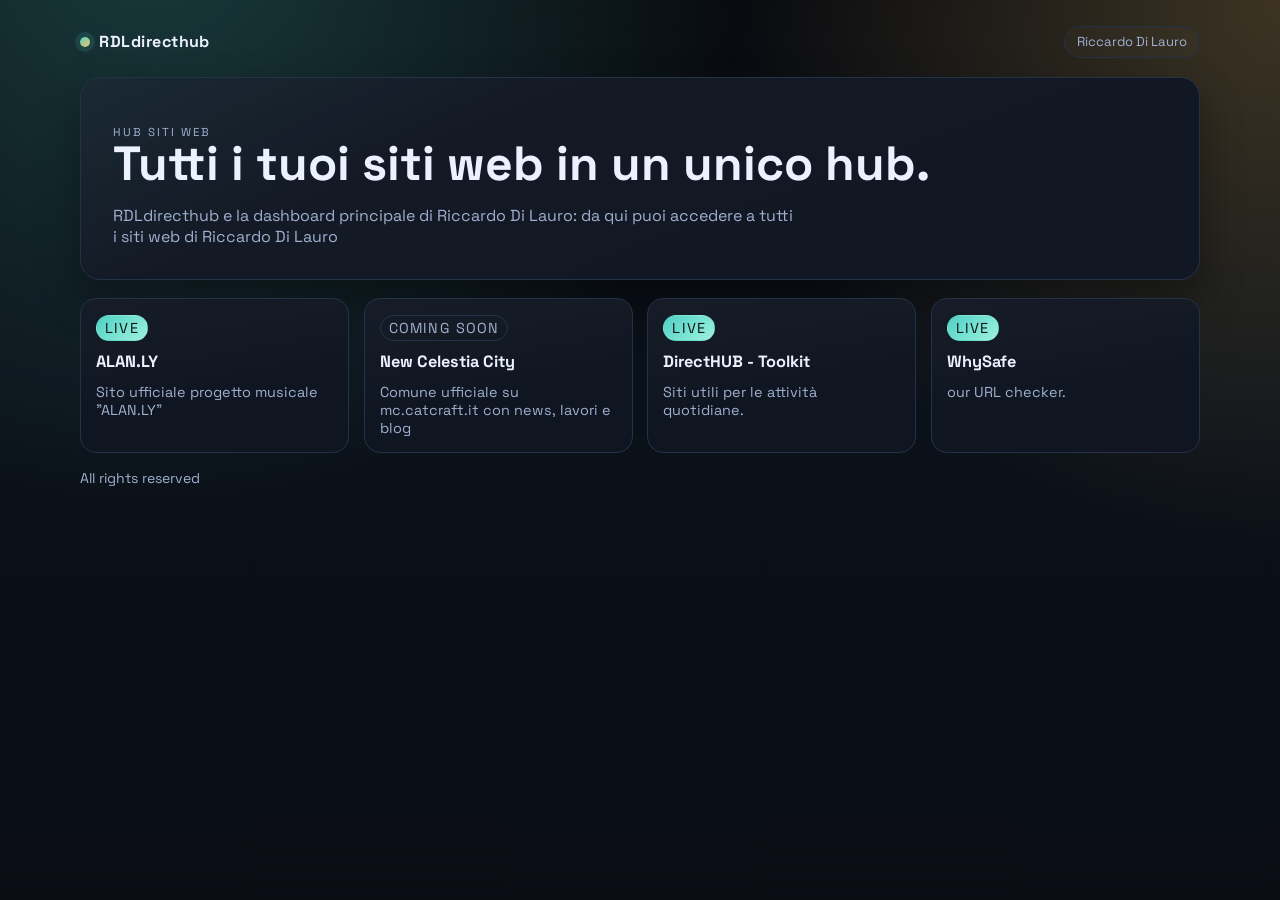
<file: index.html>
<!doctype html>
<html lang="it">
  <head>
    <meta charset="UTF-8" />
    <meta name="viewport" content="width=device-width, initial-scale=1.0" />
    <title>RDLdirecthub | Riccardo Di Lauro</title>
    <meta name="description" content="Portale principale di Riccardo Di Lauro con accesso rapido a tutti i siti web." />
    <link rel="preconnect" href="https://fonts.googleapis.com" />
    <link rel="preconnect" href="https://fonts.gstatic.com" crossorigin />
    <link href="https://fonts.googleapis.com/css2?family=Space+Grotesk:wght@400;500;700&display=swap" rel="stylesheet" />
    <link rel="stylesheet" href="css/hub.css" />
  </head>
  <body>
    <main class="hub-shell">
      <header class="hub-topbar">
        <a class="hub-brand" href="index.html" aria-label="RDLdirecthub homepage">
          <span class="hub-dot" aria-hidden="true"></span>
          <span>RDLdirecthub</span>
        </a>
        <span class="hub-pill">Riccardo Di Lauro</span>
      </header>

      <section class="hub-hero" aria-label="Introduzione RDLdirecthub">
        <p class="hub-eyebrow">HUB siti web</p>
        <h1>Tutti i tuoi siti web in un unico hub.</h1>
        <p>
          RDLdirecthub e la dashboard principale di Riccardo Di Lauro: da qui puoi accedere a tutti i siti web di Riccardo Di Lauro
        </p>
      </section>

      <section class="hub-grid" aria-label="Collegamenti ai siti web">
        <a class="hub-card is-live" href="alanly.html">
          <span class="hub-chip">Live</span>
          <strong>ALAN.LY</strong>
          <span>Sito ufficiale progetto musicale "ALAN.LY"</span>
        </a>

        <a class="hub-card" href="#">
          <span class="hub-chip">Coming soon</span>
          <strong>New Celestia City</strong>
          <span>Comune ufficiale su mc.catcraft.it con news, lavori e blog</span>
        </a>

        <a class="hub-card is-live" href="https://rdldo1.web.app/">
          <span class="hub-chip">LIVE</span>
          <strong>DirectHUB - Toolkit</strong>
          <span>Siti utili per le attività quotidiane.</span>
        </a>

        <a class="hub-card is-live" href="https://whysafe.rickydl.org">
          <span class="hub-chip">LIVE</span>
          <strong>WhySafe</strong>
          <span>our URL checker.</span>
        </a>
      </section>

      <p class="hub-note">All rights reserved</p>
    </main>
  </body>
</html>
</file>
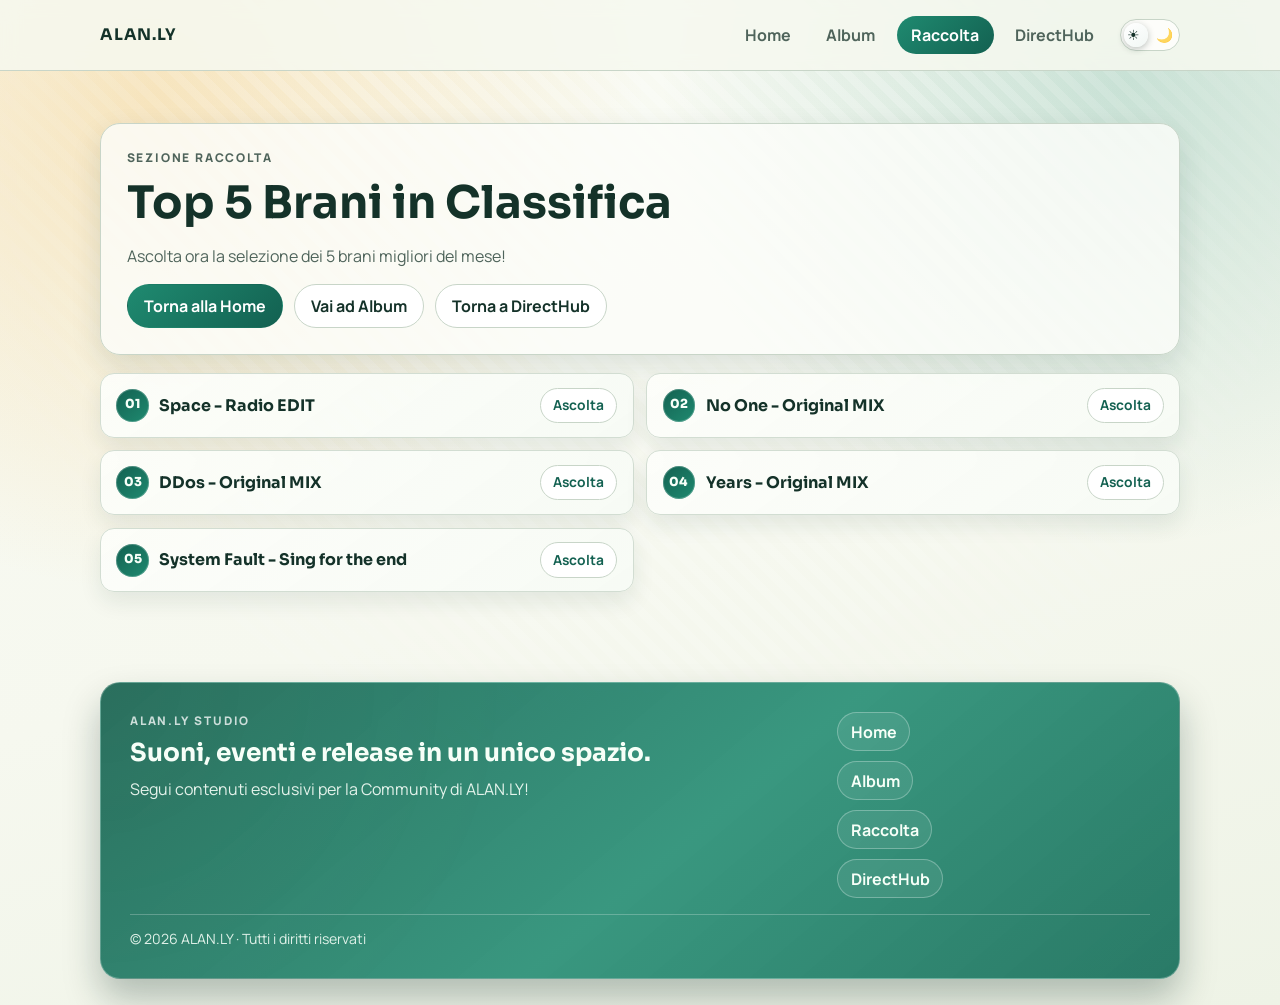
<file: collection.html>
<!doctype html>
<html lang="it">
  <head>
    <meta charset="UTF-8" />
    <meta name="viewport" content="width=device-width, initial-scale=1.0" />
    <title>ALAN.LY | Raccolta</title>
    <meta name="description" content="Raccolta con card statiche semplici e facili da modificare a mano." />
    <link rel="preconnect" href="https://fonts.googleapis.com" />
    <link rel="preconnect" href="https://fonts.gstatic.com" crossorigin />
    <link href="https://fonts.googleapis.com/css2?family=Manrope:wght@400;500;700;800&family=Sora:wght@500;700&display=swap" rel="stylesheet" />
    <link rel="stylesheet" href="css/main.css" />
    <link rel="stylesheet" href="css/components.css" />
  </head>
  <body>
    <div class="bg-ornament" aria-hidden="true"></div>

    <header class="site-header">
      <div class="container nav-wrap">
        <a class="brand" href="alanly.html">ALAN.LY</a>
        <div class="nav-actions">
          <nav class="main-nav" aria-label="Navigazione principale">
            <a class="nav-link" href="alanly.html">Home</a>
            <a class="nav-link" href="albums.html">Album</a>
            <a class="nav-link active" href="collection.html">Raccolta</a>
            <a class="nav-link" href="index.html">DirectHub</a>
          </nav>
          <button class="theme-toggle" type="button" data-theme-toggle aria-pressed="false" aria-label="Attiva tema scuro" title="Tema chiaro attivo">
            <span class="theme-icon sun" aria-hidden="true">☀</span>
            <span class="theme-icon moon" aria-hidden="true">🌙</span>
            <span class="theme-toggle-thumb" aria-hidden="true"></span>
          </button>
        </div>
      </div>
    </header>

    <main class="container section-pad">
      <section class="hero card reveal-up">
        <p class="eyebrow">Sezione Raccolta</p>
        <h1>Top 5 Brani in Classifica</h1>
        <p>
          Ascolta ora la selezione dei 5 brani migliori del mese!
        </p>
        <div class="hero-actions">
          <a class="btn" href="alanly.html">Torna alla Home</a>
          <a class="btn btn-ghost" href="albums.html">Vai ad Album</a>
          <a class="btn btn-ghost" href="index.html">Torna a DirectHub</a>
        </div>
      </section>

      <section class="ranking-grid reveal-up reveal-delay-1" aria-label="Classifica Top 10">
        <article class="ranking-card">
          <h2>Space - Radio EDIT</h2>
          <a class="album-link" href="https://youtu.be/5EtM28jy8VQ?si=D4ML-K7SJABRExvW" target="_blank" rel="noopener noreferrer">Ascolta</a>
        </article>

        <article class="ranking-card">
          <h2>No One - Original MIX</h2>
          <a class="album-link" href="https://youtu.be/outzhV32xQg?si=EowPU2Zd8gizJhyi" target="_blank" rel="noopener noreferrer">Ascolta</a>
        </article>

        <article class="ranking-card">
          <h2>DDos - Original MIX</h2>
          <a class="album-link" href="https://youtu.be/bD-ut3FvkJE?si=_ezq9tf-4xUH683E" target="_blank" rel="noopener noreferrer">Ascolta</a>
        </article>

        <article class="ranking-card">
          <h2>Years - Original MIX</h2>
          <a class="album-link" href="https://youtu.be/FJtqrt6YMG8?si=9P1VEbvGY5HhDf7F" target="_blank" rel="noopener noreferrer">Ascolta</a>
        </article>

        <article class="ranking-card">
          <h2>System Fault - Sing for the end</h2>
          <a class="album-link" href="https://youtu.be/V23ni1oK-5c?si=zdaqu8jZ8QaXLkbj" target="_blank" rel="noopener noreferrer">Ascolta</a>
        </article>
      </section>
    </main>

    <footer class="site-footer">
      <div class="container footer-shell reveal-up">
        <div class="footer-main">
          <div class="footer-intro">
            <p class="footer-tag">ALAN.LY STUDIO</p>
            <h2>Suoni, eventi e release in un unico spazio.</h2>
            <p class="footer-copy">
              Segui contenuti esclusivi per la Community di ALAN.LY!
            </p>
          </div>

          <nav class="footer-nav" aria-label="Link rapidi footer">
            <a href="alanly.html">Home</a>
            <a href="albums.html">Album</a>
            <a href="collection.html">Raccolta</a>
            <a href="index.html">DirectHub</a>
          </nav>
        </div>

        <div class="footer-bottom">
          <p>© 2026 ALAN.LY · Tutti i diritti riservati</p>
        </div>
      </div>
    </footer>

    <script src="js/app.js"></script>
  </body>
</html>
</file>
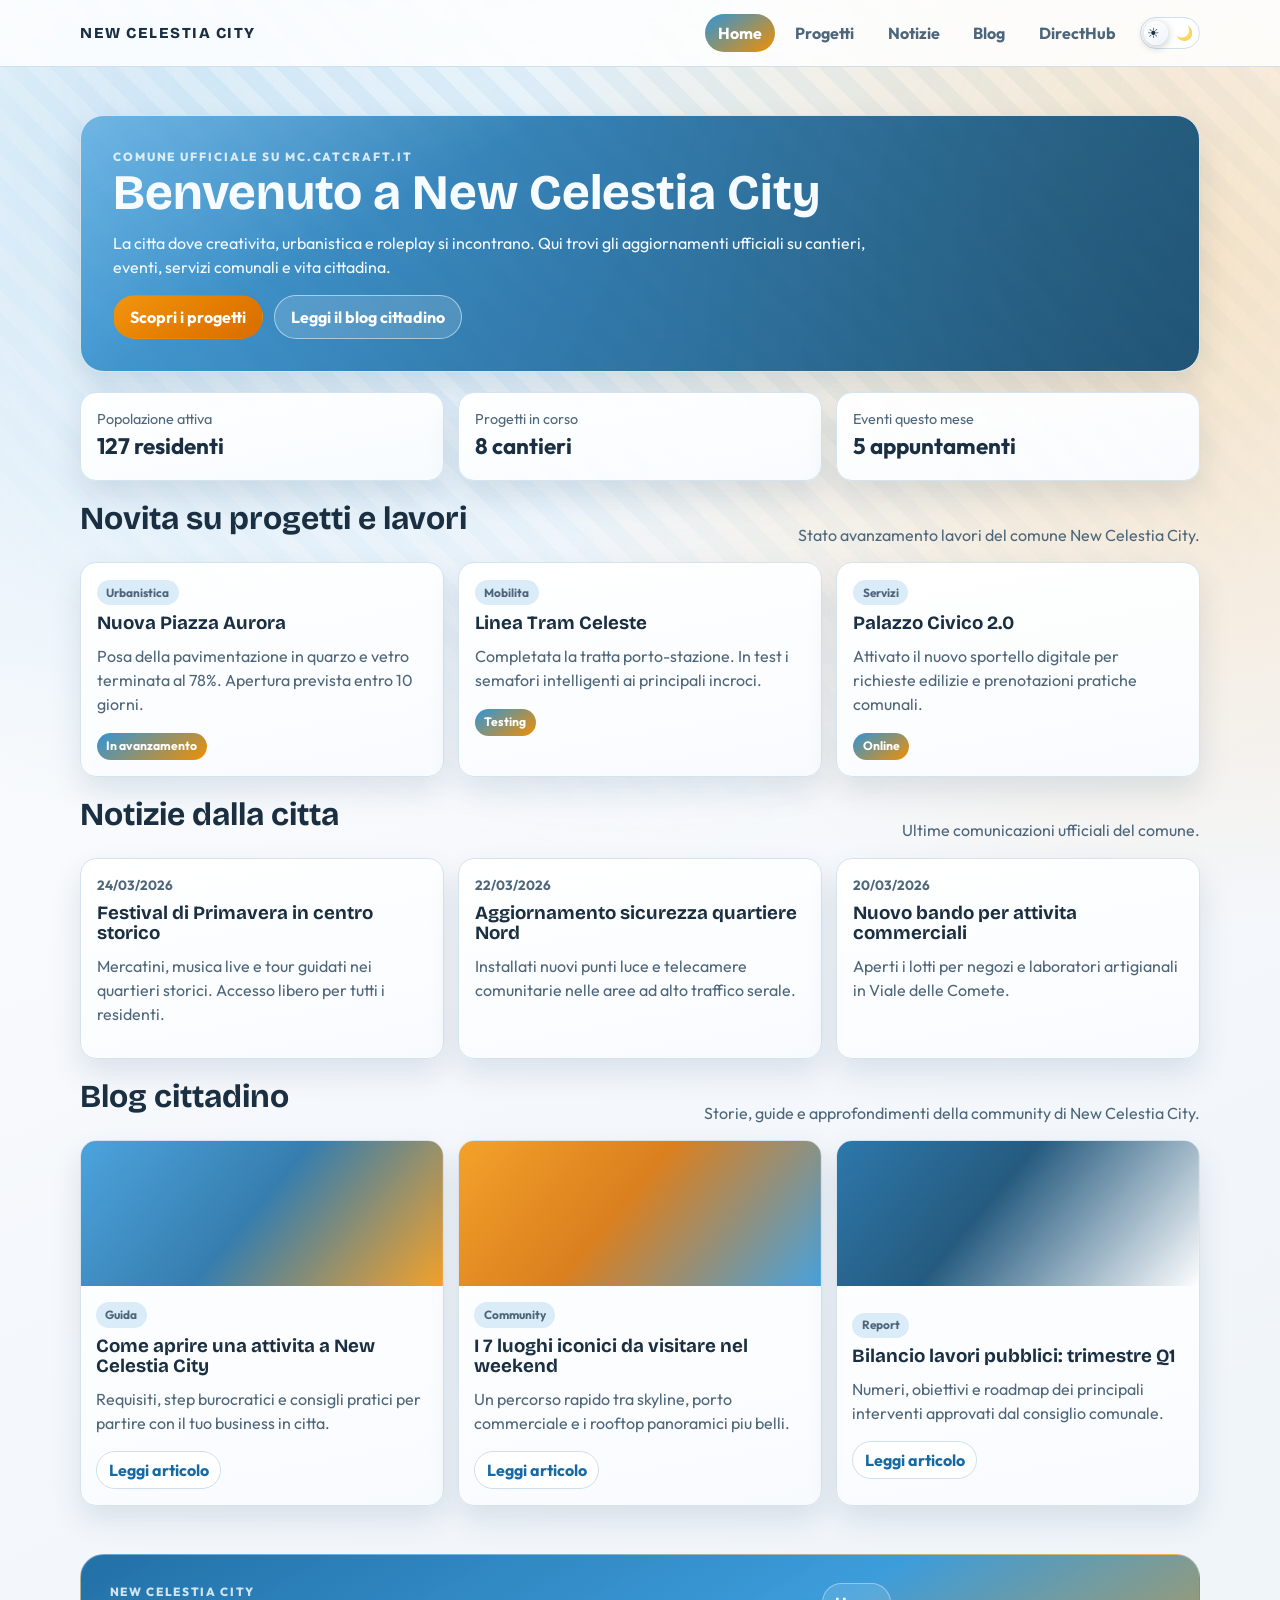
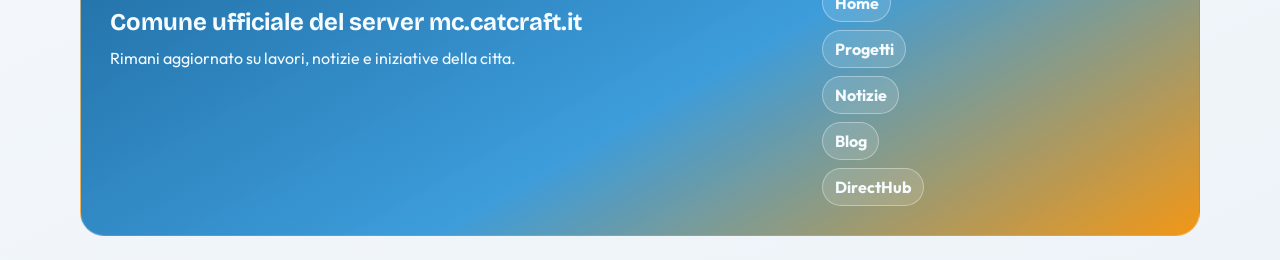
<file: newcelestia.html>
<!doctype html>
<html lang="it">
  <head>
    <meta charset="UTF-8" />
    <meta name="viewport" content="width=device-width, initial-scale=1.0" />
    <title>New Celestia City | Comune su mc.catcraft.it</title>
    <meta
      name="description"
      content="Portale ufficiale del comune New Celestia City su mc.catcraft.it con novita, progetti, notizie e blog della comunita."
    />
    <link rel="preconnect" href="https://fonts.googleapis.com" />
    <link rel="preconnect" href="https://fonts.gstatic.com" crossorigin />
    <link
      href="https://fonts.googleapis.com/css2?family=Bricolage+Grotesque:wght@500;700;800&family=Outfit:wght@400;500;700&display=swap"
      rel="stylesheet"
    />
    <link rel="stylesheet" href="css/newcelestia.css" />
  </head>
  <body>
    <div class="bg-celestia" aria-hidden="true"></div>

    <header class="site-header">
      <div class="container header-shell">
        <a class="brand" href="newcelestia.html">NEW CELESTIA CITY</a>
        <div class="header-actions">
          <nav class="main-nav" aria-label="Navigazione principale">
            <a class="nav-link" href="newcelestia.html">Home</a>
            <a class="nav-link" href="#progetti">Progetti</a>
            <a class="nav-link" href="#notizie">Notizie</a>
            <a class="nav-link" href="#blog">Blog</a>
            <a class="nav-link" href="index.html">DirectHub</a>
          </nav>
          <button
            class="theme-toggle"
            type="button"
            data-theme-toggle
            aria-pressed="false"
            aria-label="Attiva tema scuro"
            title="Tema chiaro attivo"
          >
            <span class="theme-icon sun" aria-hidden="true">☀</span>
            <span class="theme-icon moon" aria-hidden="true">🌙</span>
            <span class="theme-toggle-thumb" aria-hidden="true"></span>
          </button>
        </div>
      </div>
    </header>

    <main class="container main-shell">
      <section class="hero reveal-up" aria-label="Presentazione New Celestia City">
        <p class="eyebrow">Comune ufficiale su mc.catcraft.it</p>
        <h1>Benvenuto a New Celestia City</h1>
        <p>
          La citta dove creativita, urbanistica e roleplay si incontrano. Qui trovi gli aggiornamenti ufficiali su
          cantieri, eventi, servizi comunali e vita cittadina.
        </p>
        <div class="hero-actions">
          <a class="btn btn-primary" href="#progetti">Scopri i progetti</a>
          <a class="btn btn-ghost" href="#blog">Leggi il blog cittadino</a>
        </div>
      </section>

      <section class="section reveal-up reveal-delay-1" aria-label="KPI comunali">
        <div class="kpi-grid">
          <article class="kpi-card">
            <span>Popolazione attiva</span>
            <strong>127 residenti</strong>
          </article>
          <article class="kpi-card">
            <span>Progetti in corso</span>
            <strong>8 cantieri</strong>
          </article>
          <article class="kpi-card">
            <span>Eventi questo mese</span>
            <strong>5 appuntamenti</strong>
          </article>
        </div>
      </section>

      <section id="progetti" class="section reveal-up reveal-delay-2" aria-label="Novita progetti e lavori">
        <div class="section-head">
          <h2>Novita su progetti e lavori</h2>
          <p>Stato avanzamento lavori del comune New Celestia City.</p>
        </div>
        <div class="card-grid projects-grid">
          <article class="info-card">
            <p class="card-tag">Urbanistica</p>
            <h3>Nuova Piazza Aurora</h3>
            <p>Posa della pavimentazione in quarzo e vetro terminata al 78%. Apertura prevista entro 10 giorni.</p>
            <span class="badge">In avanzamento</span>
          </article>
          <article class="info-card">
            <p class="card-tag">Mobilita</p>
            <h3>Linea Tram Celeste</h3>
            <p>Completata la tratta porto-stazione. In test i semafori intelligenti ai principali incroci.</p>
            <span class="badge">Testing</span>
          </article>
          <article class="info-card">
            <p class="card-tag">Servizi</p>
            <h3>Palazzo Civico 2.0</h3>
            <p>Attivato il nuovo sportello digitale per richieste edilizie e prenotazioni pratiche comunali.</p>
            <span class="badge">Online</span>
          </article>
        </div>
      </section>

      <section id="notizie" class="section reveal-up reveal-delay-3" aria-label="Notizie cittadine">
        <div class="section-head">
          <h2>Notizie dalla citta</h2>
          <p>Ultime comunicazioni ufficiali del comune.</p>
        </div>
        <div class="card-grid news-grid">
          <article class="info-card news-card">
            <p class="card-date">24/03/2026</p>
            <h3>Festival di Primavera in centro storico</h3>
            <p>Mercatini, musica live e tour guidati nei quartieri storici. Accesso libero per tutti i residenti.</p>
          </article>
          <article class="info-card news-card">
            <p class="card-date">22/03/2026</p>
            <h3>Aggiornamento sicurezza quartiere Nord</h3>
            <p>Installati nuovi punti luce e telecamere comunitarie nelle aree ad alto traffico serale.</p>
          </article>
          <article class="info-card news-card">
            <p class="card-date">20/03/2026</p>
            <h3>Nuovo bando per attivita commerciali</h3>
            <p>Aperti i lotti per negozi e laboratori artigianali in Viale delle Comete.</p>
          </article>
        </div>
      </section>

      <section id="blog" class="section reveal-up reveal-delay-4" aria-label="Blog a card">
        <div class="section-head">
          <h2>Blog cittadino</h2>
          <p>Storie, guide e approfondimenti della community di New Celestia City.</p>
        </div>
        <div class="card-grid blog-grid">
          <article class="blog-card">
            <div class="blog-cover blog-one" aria-hidden="true"></div>
            <div class="blog-body">
              <p class="card-tag">Guida</p>
              <h3>Come aprire una attivita a New Celestia City</h3>
              <p>Requisiti, step burocratici e consigli pratici per partire con il tuo business in citta.</p>
              <a href="#" class="blog-link">Leggi articolo</a>
            </div>
          </article>
          <article class="blog-card">
            <div class="blog-cover blog-two" aria-hidden="true"></div>
            <div class="blog-body">
              <p class="card-tag">Community</p>
              <h3>I 7 luoghi iconici da visitare nel weekend</h3>
              <p>Un percorso rapido tra skyline, porto commerciale e i rooftop panoramici piu belli.</p>
              <a href="#" class="blog-link">Leggi articolo</a>
            </div>
          </article>
          <article class="blog-card">
            <div class="blog-cover blog-three" aria-hidden="true"></div>
            <div class="blog-body">
              <p class="card-tag">Report</p>
              <h3>Bilancio lavori pubblici: trimestre Q1</h3>
              <p>Numeri, obiettivi e roadmap dei principali interventi approvati dal consiglio comunale.</p>
              <a href="#" class="blog-link">Leggi articolo</a>
            </div>
          </article>
        </div>
      </section>
    </main>

    <footer class="site-footer">
      <div class="container footer-shell reveal-up">
        <div>
          <p class="footer-tag">NEW CELESTIA CITY</p>
          <h2>Comune ufficiale del server mc.catcraft.it</h2>
          <p class="footer-copy">Rimani aggiornato su lavori, notizie e iniziative della citta.</p>
        </div>
        <nav class="footer-nav" aria-label="Link rapidi footer">
          <a href="newcelestia.html">Home</a>
          <a href="#progetti">Progetti</a>
          <a href="#notizie">Notizie</a>
          <a href="#blog">Blog</a>
          <a href="index.html">DirectHub</a>
        </nav>
      </div>
    </footer>

    <script src="js/app.js"></script>
  </body>
</html>
</file>
<file: css/hub.css>
:root {
  --hub-bg: #090b10;
  --hub-bg-soft: #111723;
  --hub-card: #0f1621;
  --hub-line: #243247;
  --hub-text: #ecf1ff;
  --hub-muted: #9fb0cf;
  --hub-accent: #4fd1c5;
  --hub-accent-2: #f6c667;
  --hub-radius: 20px;
}

* {
  box-sizing: border-box;
}

html,
body {
  min-height: 100%;
}

body {
  margin: 0;
  color: var(--hub-text);
  font-family: "Space Grotesk", "Segoe UI", sans-serif;
  background:
    radial-gradient(circle at 12% -10%, rgba(79, 209, 197, 0.25), transparent 40%),
    radial-gradient(circle at 100% 0%, rgba(246, 198, 103, 0.22), transparent 35%),
    linear-gradient(180deg, #080a0f 0%, #0b1119 44%, #0a0d14 100%);
}

.hub-shell {
  width: min(1120px, calc(100% - 2rem));
  margin: 0 auto;
  padding: clamp(1.4rem, 2vw, 2rem) 0 clamp(2rem, 4vw, 3.2rem);
}

.hub-topbar {
  display: flex;
  align-items: center;
  justify-content: space-between;
  gap: 1rem;
  margin-bottom: 1.2rem;
}

.hub-brand {
  display: inline-flex;
  align-items: center;
  gap: 0.55rem;
  text-decoration: none;
  color: var(--hub-text);
  font-weight: 700;
  letter-spacing: 0.03em;
}

.hub-dot {
  width: 0.65rem;
  height: 0.65rem;
  border-radius: 50%;
  background: linear-gradient(140deg, var(--hub-accent), var(--hub-accent-2));
  box-shadow: 0 0 0 5px rgba(79, 209, 197, 0.13);
}

.hub-pill {
  border: 1px solid var(--hub-line);
  border-radius: 999px;
  padding: 0.42rem 0.75rem;
  color: var(--hub-muted);
  font-size: 0.82rem;
  backdrop-filter: blur(6px);
  background: rgba(255, 255, 255, 0.02);
}

.hub-hero {
  border: 1px solid var(--hub-line);
  border-radius: var(--hub-radius);
  padding: clamp(1.1rem, 3vw, 2rem);
  background:
    linear-gradient(155deg, rgba(79, 209, 197, 0.08), rgba(79, 209, 197, 0) 32%),
    linear-gradient(160deg, rgba(255, 255, 255, 0.02), rgba(255, 255, 255, 0) 72%),
    var(--hub-bg-soft);
  box-shadow: 0 20px 42px rgba(0, 0, 0, 0.35);
}

.hub-eyebrow {
  margin: 0 0 0.7rem;
  text-transform: uppercase;
  letter-spacing: 0.17em;
  font-size: 0.72rem;
  color: var(--hub-muted);
}

.hub-hero h1 {
  margin: 0;
  font-size: clamp(1.8rem, 4.2vw, 3rem);
  line-height: 1.05;
}

.hub-hero p {
  margin: 0.95rem 0 0;
  color: var(--hub-muted);
  max-width: 68ch;
}

.hub-grid {
  margin-top: 1.15rem;
  display: grid;
  gap: 0.9rem;
  grid-template-columns: repeat(auto-fit, minmax(240px, 1fr));
}

.hub-card {
  position: relative;
  display: flex;
  flex-direction: column;
  gap: 0.65rem;
  padding: 0.95rem;
  border-radius: 16px;
  border: 1px solid var(--hub-line);
  text-decoration: none;
  color: var(--hub-text);
  background:
    linear-gradient(170deg, rgba(255, 255, 255, 0.03), rgba(255, 255, 255, 0) 60%),
    var(--hub-card);
  transition: transform 220ms ease, border-color 220ms ease, box-shadow 220ms ease;
}

.hub-card:hover {
  transform: translateY(-4px);
  border-color: color-mix(in srgb, var(--hub-accent), white 25%);
  box-shadow: 0 16px 30px rgba(0, 0, 0, 0.35);
}

.hub-card strong {
  font-size: 1.02rem;
}

.hub-card span {
  color: var(--hub-muted);
  font-size: 0.9rem;
}

.hub-chip {
  width: fit-content;
  padding: 0.2rem 0.5rem;
  border: 1px solid var(--hub-line);
  border-radius: 999px;
  color: var(--hub-muted);
  font-size: 0.72rem;
  letter-spacing: 0.08em;
  text-transform: uppercase;
}

.hub-card.is-live .hub-chip {
  color: #081313;
  border-color: transparent;
  background: linear-gradient(140deg, var(--hub-accent), #9ef1de);
}

.hub-note {
  margin-top: 1rem;
  color: var(--hub-muted);
  font-size: 0.88rem;
}

@media (max-width: 680px) {
  .hub-topbar {
    flex-direction: column;
    align-items: flex-start;
  }
}
</file>
<file: css/main.css>
:root {
  --bg-main: #f6f8ef;
  --bg-card: #fcfdf9;
  --ink: #143229;
  --ink-soft: #4f645b;
  --line: #c8d5c8;
  --accent: #1f8a70;
  --accent-strong: #136151;
  --warm: #f3b54a;
  --radius: 20px;
  --radius-sm: 14px;
  --shadow: 0 12px 30px rgba(20, 50, 41, 0.12);
}

* {
  box-sizing: border-box;
}

html,
body {
  min-height: 100%;
}

body {
  margin: 0;
  font-family: "Manrope", "Segoe UI", sans-serif;
  color: var(--ink);
  background:
    radial-gradient(circle at 12% 10%, rgba(243, 181, 74, 0.32) 0%, rgba(243, 181, 74, 0) 34%),
    radial-gradient(circle at 88% 8%, rgba(31, 138, 112, 0.22) 0%, rgba(31, 138, 112, 0) 32%),
    linear-gradient(165deg, #f9fbf4 0%, var(--bg-main) 55%, #eef3e6 100%);
  line-height: 1.5;
  transition: background 320ms ease, color 240ms ease;
}

h1,
h2,
h3 {
  margin: 0 0 0.7rem;
  line-height: 1.1;
  font-family: "Sora", "Trebuchet MS", sans-serif;
}

a {
  text-decoration: none;
  color: inherit;
}

button {
  font: inherit;
}

a:focus-visible,
button:focus-visible {
  outline: 3px solid color-mix(in srgb, var(--accent), white 20%);
  outline-offset: 2px;
}

.container {
  width: min(1080px, calc(100% - 2.4rem));
  margin-inline: auto;
}

.bg-ornament {
  position: fixed;
  inset: 0;
  z-index: -1;
  pointer-events: none;
  opacity: 0.55;
  background-image: linear-gradient(45deg, rgba(255, 255, 255, 0.4) 25%, transparent 25%, transparent 50%, rgba(255, 255, 255, 0.4) 50%, rgba(255, 255, 255, 0.4) 75%, transparent 75%, transparent);
  background-size: 24px 24px;
  mask-image: radial-gradient(circle at 50% 20%, black 30%, transparent 75%);
}

.site-header {
  position: sticky;
  top: 0;
  z-index: 10;
  backdrop-filter: blur(10px);
  background: rgba(246, 248, 239, 0.86);
  border-bottom: 1px solid var(--line);
  transition: background 280ms ease, border-color 240ms ease;
}

.nav-wrap {
  display: flex;
  align-items: center;
  justify-content: space-between;
  gap: 1rem;
  padding: 1rem 0;
}

.brand {
  font-family: "Sora", "Trebuchet MS", sans-serif;
  font-weight: 700;
  letter-spacing: 0.05em;
}

.main-nav {
  display: flex;
  align-items: center;
  gap: 0.45rem;
}

.nav-actions {
  display: flex;
  align-items: center;
  gap: 0.7rem;
}

.nav-link {
  font-weight: 700;
  color: var(--ink-soft);
  padding: 0.45rem 0.9rem;
  border-radius: 999px;
}

.nav-link:hover {
  background: rgba(31, 138, 112, 0.1);
  color: var(--accent-strong);
}

.nav-link.active {
  background: linear-gradient(135deg, var(--accent) 0%, var(--accent-strong) 100%);
  color: #fff;
}

.theme-toggle {
  position: relative;
  display: inline-flex;
  align-items: center;
  justify-content: space-between;
  gap: 0.35rem;
  width: 60px;
  height: 32px;
  border: 1px solid var(--line);
  border-radius: 999px;
  padding: 0.15rem 0.35rem;
  background: color-mix(in srgb, var(--bg-card), white 20%);
  color: var(--ink);
  cursor: pointer;
  transition: transform 160ms ease, border-color 160ms ease, background 220ms ease, box-shadow 220ms ease;
}

.theme-toggle:hover {
  transform: translateY(-1px);
  border-color: color-mix(in srgb, var(--accent), white 38%);
  box-shadow: 0 6px 14px rgba(20, 50, 41, 0.16);
}

.theme-toggle:active {
  transform: translateY(0);
}

.theme-icon {
  position: relative;
  z-index: 1;
  font-size: 0.86rem;
  line-height: 1;
  opacity: 0.75;
  transition: opacity 220ms ease, transform 220ms ease;
}

.theme-toggle-thumb {
  position: absolute;
  top: 3px;
  left: 3px;
  width: 24px;
  height: 24px;
  border-radius: 50%;
  background: linear-gradient(145deg, #fff 0%, #f1f7f4 100%);
  box-shadow: 0 2px 7px rgba(12, 34, 28, 0.28);
  transition: transform 240ms ease, background 240ms ease;
}

.theme-toggle[data-theme="dark"] .theme-toggle-thumb {
  transform: translateX(28px);
  background: linear-gradient(145deg, #1b2e29 0%, #2b4940 100%);
}

.theme-toggle[data-theme="light"] .sun,
.theme-toggle:not([data-theme]) .sun {
  opacity: 1;
  transform: scale(1.05);
}

.theme-toggle[data-theme="dark"] .moon {
  opacity: 1;
  transform: scale(1.05);
}

.section-pad {
  padding: clamp(2rem, 4vw, 3.2rem) 0;
}

.card {
  background: rgba(252, 253, 249, 0.82);
  border: 1px solid var(--line);
  border-radius: var(--radius);
  box-shadow: var(--shadow);
  transition: background 280ms ease, border-color 240ms ease, box-shadow 280ms ease;
}

.hero {
  padding: clamp(1.2rem, 2vw, 1.8rem);
}

.hero h1 {
  font-size: clamp(1.7rem, 5vw, 2.8rem);
}

.hero p {
  color: var(--ink-soft);
  max-width: 70ch;
}

.eyebrow {
  margin: 0 0 0.75rem;
  font-size: 0.75rem;
  font-weight: 800;
  letter-spacing: 0.15em;
  text-transform: uppercase;
  color: color-mix(in srgb, var(--ink-soft), black 8%);
}

.hero-actions {
  display: flex;
  flex-wrap: wrap;
  gap: 0.7rem;
  margin-top: 1rem;
}

.btn {
  border: 1px solid transparent;
  border-radius: 999px;
  padding: 0.55rem 1rem;
  background: linear-gradient(135deg, var(--accent) 0%, var(--accent-strong) 100%);
  color: #fff;
  font-weight: 700;
}

.btn-ghost {
  background: #fff;
  color: var(--ink);
  border-color: var(--line);
}

.album-grid {
  margin-top: 0.9rem;
  display: grid;
  gap: 1.1rem;
  grid-template-columns: repeat(auto-fit, minmax(260px, 1fr));
  counter-reset: album-index;
}

.albums-by-year {
  margin-top: 1.3rem;
  display: grid;
  gap: 1rem;
}

.album-year-group {
  background: linear-gradient(160deg, rgba(252, 253, 249, 0.82) 0%, rgba(246, 250, 243, 0.96) 100%);
  border: 1px solid color-mix(in srgb, var(--line), white 18%);
  border-radius: calc(var(--radius) - 2px);
  box-shadow: 0 12px 28px rgba(20, 50, 41, 0.09);
  padding: 1rem;
  transition: background 280ms ease, border-color 240ms ease, box-shadow 280ms ease;
}

.album-year-title {
  margin: 0;
  font-size: 0.96rem;
  letter-spacing: 0.14em;
  text-transform: uppercase;
  color: color-mix(in srgb, var(--accent-strong), var(--ink-soft) 35%);
  display: inline-flex;
  align-items: center;
  gap: 0.45rem;
  padding: 0.34rem 0.7rem;
  border-radius: 999px;
  border: 1px solid color-mix(in srgb, var(--line), white 16%);
  background: linear-gradient(130deg, rgba(255, 255, 255, 0.95) 0%, rgba(248, 252, 246, 0.86) 100%);
}

.albums-by-year .album-year-title:first-child {
  margin-top: 0;
}

.album-card {
  counter-increment: album-index;
  position: relative;
  display: flex;
  flex-direction: column;
  min-height: 100%;
  background: linear-gradient(180deg, rgba(252, 253, 249, 1) 0%, rgba(247, 251, 245, 0.96) 100%);
  border: 1px solid color-mix(in srgb, var(--line), white 15%);
  border-radius: var(--radius-sm);
  box-shadow: 0 10px 22px rgba(20, 50, 41, 0.09);
  overflow: hidden;
  transition: transform 260ms ease, box-shadow 260ms ease, border-color 260ms ease, background 260ms ease;
}

.album-card:hover {
  transform: translateY(-6px) scale(1.01);
  border-color: color-mix(in srgb, var(--accent), white 46%);
  box-shadow: 0 18px 32px rgba(20, 50, 41, 0.18);
}

.album-card::before {
  content: "";
  position: absolute;
  inset: 0;
  pointer-events: none;
  background: linear-gradient(160deg, rgba(255, 255, 255, 0) 50%, rgba(31, 138, 112, 0.08) 100%);
}

.album-card::after {
  content: counter(album-index, decimal-leading-zero);
  position: absolute;
  top: 0.6rem;
  right: 0.6rem;
  z-index: 1;
  min-width: 2rem;
  padding: 0.22rem 0.5rem;
  border-radius: 999px;
  border: 1px solid rgba(255, 255, 255, 0.6);
  background: rgba(20, 50, 41, 0.6);
  backdrop-filter: blur(6px);
  color: #f7fff8;
  text-align: center;
  font-size: 0.75rem;
  font-weight: 800;
  letter-spacing: 0.06em;
}

.album-cover {
  position: relative;
  z-index: 0;
  width: 100%;
  aspect-ratio: 1 / 1;
  object-fit: cover;
  transition: transform 420ms ease, filter 420ms ease;
}

.album-card:hover .album-cover {
  transform: scale(1.06);
  filter: saturate(1.08) contrast(1.03);
}

.album-body {
  position: relative;
  z-index: 1;
  padding: 0.95rem;
  background: linear-gradient(180deg, rgba(252, 253, 249, 0.18) 0%, rgba(252, 253, 249, 0.95) 34%);
  transition: background 260ms ease;
}

.album-body h2 {
  font-size: 1rem;
  margin-bottom: 0.45rem;
}

.album-body h3 {
  margin: 0;
  font-size: 1.02rem;
  letter-spacing: 0.01em;
}

.album-meta {
  margin: 0 0 0.55rem;
  font-size: 0.86rem;
  font-weight: 700;
  color: var(--ink-soft);
}

.album-body p {
  margin: 0 0 0.8rem;
  color: var(--ink-soft);
}

.album-link {
  display: inline-block;
  border: 1px solid var(--line);
  border-radius: 999px;
  padding: 0.4rem 0.75rem;
  font-size: 0.86rem;
  font-weight: 700;
  color: var(--accent-strong);
  background: #fff;
  transition: background 220ms ease, border-color 220ms ease, color 220ms ease;
}

.ranking-grid {
  margin-top: 1.15rem;
  display: grid;
  gap: 0.8rem;
  grid-template-columns: repeat(2, minmax(0, 1fr));
  counter-reset: rank-index;
}

.ranking-card {
  counter-increment: rank-index;
  display: flex;
  align-items: center;
  justify-content: space-between;
  gap: 0.8rem;
  padding: 0.85rem 0.95rem;
  border: 1px solid color-mix(in srgb, var(--line), white 18%);
  border-radius: var(--radius-sm);
  background: linear-gradient(145deg, rgba(252, 253, 249, 0.95) 0%, rgba(247, 251, 245, 0.98) 100%);
  box-shadow: 0 10px 22px rgba(20, 50, 41, 0.09);
  transition: transform 220ms ease, box-shadow 220ms ease, border-color 220ms ease, background 240ms ease;
}

.ranking-card:hover {
  transform: translateY(-3px);
  border-color: color-mix(in srgb, var(--accent), white 48%);
  box-shadow: 0 16px 28px rgba(20, 50, 41, 0.14);
}

.ranking-card h2 {
  margin: 0;
  display: inline-flex;
  align-items: center;
  gap: 0.65rem;
  font-size: 1rem;
}

.ranking-card h2::before {
  content: counter(rank-index, decimal-leading-zero);
  display: inline-grid;
  place-items: center;
  width: 2.05rem;
  height: 2.05rem;
  border-radius: 50%;
  font-size: 0.78rem;
  font-weight: 800;
  color: #f7fff8;
  background: linear-gradient(140deg, var(--accent-strong) 0%, var(--accent) 100%);
  box-shadow: inset 0 0 0 1px rgba(255, 255, 255, 0.22);
}

.ranking-card .album-link {
  white-space: nowrap;
}

.site-footer {
  margin-top: clamp(1.4rem, 3vw, 2.5rem);
  padding-bottom: 1.6rem;
}

.footer-shell {
  background:
    linear-gradient(140deg, rgba(19, 97, 81, 0.9) 0%, rgba(31, 138, 112, 0.88) 54%, rgba(26, 112, 92, 0.93) 100%),
    radial-gradient(circle at 0% 0%, rgba(243, 181, 74, 0.26) 0%, rgba(243, 181, 74, 0) 38%);
  color: #f7fff8;
  border: 1px solid rgba(255, 255, 255, 0.26);
  border-radius: var(--radius);
  box-shadow: 0 20px 36px rgba(11, 44, 37, 0.28);
  padding: clamp(1.2rem, 3vw, 1.8rem);
  overflow: hidden;
  transition: background 300ms ease, border-color 240ms ease, box-shadow 300ms ease;
}

.footer-main {
  display: grid;
  grid-template-columns: minmax(0, 2.2fr) minmax(220px, 1fr);
  gap: 1.2rem;
}

.footer-intro h2 {
  margin-bottom: 0.65rem;
  font-size: clamp(1.15rem, 2.5vw, 1.55rem);
}

.footer-tag {
  margin: 0 0 0.6rem;
  font-size: 0.74rem;
  font-weight: 800;
  letter-spacing: 0.16em;
  text-transform: uppercase;
  color: rgba(255, 255, 255, 0.76);
}

.footer-copy {
  margin: 0;
  max-width: 52ch;
  color: rgba(247, 255, 248, 0.9);
}

.footer-nav {
  display: grid;
  align-content: start;
  gap: 0.6rem;
}

.footer-nav a {
  width: fit-content;
  padding: 0.42rem 0.78rem;
  border-radius: 999px;
  border: 1px solid rgba(255, 255, 255, 0.28);
  background: rgba(255, 255, 255, 0.08);
  font-weight: 700;
  transition: transform 180ms ease, background 180ms ease, border-color 180ms ease;
}

.footer-nav a:hover {
  transform: translateX(2px);
  background: rgba(255, 255, 255, 0.2);
  border-color: rgba(255, 255, 255, 0.6);
}

.footer-bottom {
  margin-top: 1rem;
  padding-top: 0.8rem;
  border-top: 1px solid rgba(255, 255, 255, 0.24);
  display: flex;
  flex-wrap: wrap;
  align-items: center;
  justify-content: space-between;
  gap: 0.45rem 1rem;
  font-size: 0.88rem;
  color: rgba(247, 255, 248, 0.88);
}

.footer-bottom p {
  margin: 0;
}

body[data-theme="dark"] {
  --bg-main: #0c1614;
  --bg-card: #13211d;
  --ink: #e6f2ec;
  --ink-soft: #a9c4b9;
  --line: #2a423b;
  --accent: #31b28f;
  --accent-strong: #21866d;
  --shadow: 0 12px 30px rgba(0, 0, 0, 0.4);
  background:
    radial-gradient(circle at 14% 10%, rgba(243, 181, 74, 0.14) 0%, rgba(243, 181, 74, 0) 30%),
    radial-gradient(circle at 88% 6%, rgba(49, 178, 143, 0.18) 0%, rgba(49, 178, 143, 0) 30%),
    linear-gradient(165deg, #0f1917 0%, #0c1614 56%, #0a1210 100%);
}

body[data-theme="dark"] .bg-ornament {
  opacity: 0.2;
  background-image: linear-gradient(45deg, rgba(255, 255, 255, 0.14) 25%, transparent 25%, transparent 50%, rgba(255, 255, 255, 0.14) 50%, rgba(255, 255, 255, 0.14) 75%, transparent 75%, transparent);
}

body[data-theme="dark"] .site-header {
  background: rgba(12, 22, 20, 0.82);
}

body[data-theme="dark"] .card {
  background: rgba(19, 33, 29, 0.86);
}

body[data-theme="dark"] .btn-ghost {
  background: rgba(21, 35, 31, 0.92);
  color: var(--ink);
}

body[data-theme="dark"] .album-year-group {
  background: linear-gradient(160deg, rgba(17, 31, 28, 0.92) 0%, rgba(13, 24, 22, 0.97) 100%);
}

body[data-theme="dark"] .album-year-title {
  background: linear-gradient(130deg, rgba(33, 54, 49, 0.95) 0%, rgba(22, 37, 33, 0.9) 100%);
}

body[data-theme="dark"] .album-card {
  background: linear-gradient(180deg, rgba(21, 35, 31, 0.98) 0%, rgba(16, 27, 24, 0.96) 100%);
  box-shadow: 0 12px 28px rgba(0, 0, 0, 0.3);
}

body[data-theme="dark"] .album-card::before {
  background: linear-gradient(160deg, rgba(255, 255, 255, 0) 45%, rgba(49, 178, 143, 0.14) 100%);
}

body[data-theme="dark"] .album-body {
  background: linear-gradient(180deg, rgba(19, 33, 29, 0.16) 0%, rgba(19, 33, 29, 0.95) 36%);
}

body[data-theme="dark"] .ranking-card {
  background: linear-gradient(145deg, rgba(22, 37, 33, 0.95) 0%, rgba(17, 30, 26, 0.98) 100%);
  box-shadow: 0 12px 28px rgba(0, 0, 0, 0.28);
}

body[data-theme="dark"] .album-link {
  background: rgba(16, 28, 25, 0.96);
  color: #c1f2e2;
}

body[data-theme="dark"] .footer-shell {
  background:
    linear-gradient(140deg, rgba(17, 71, 59, 0.92) 0%, rgba(24, 94, 77, 0.9) 56%, rgba(16, 69, 56, 0.95) 100%),
    radial-gradient(circle at 0% 0%, rgba(243, 181, 74, 0.18) 0%, rgba(243, 181, 74, 0) 38%);
}

.reveal-up {
  opacity: 0;
  transform: translateY(8px);
  animation: revealUp 420ms ease forwards;
}

.reveal-delay-1 {
  animation-delay: 100ms;
}

@keyframes revealUp {
  to {
    opacity: 1;
    transform: translateY(0);
  }
}

@media (max-width: 700px) {
  .nav-wrap {
    flex-direction: column;
    align-items: flex-start;
  }

  .nav-actions {
    width: 100%;
    flex-direction: column;
    align-items: flex-start;
    gap: 0.6rem;
  }

  .main-nav {
    width: 100%;
    justify-content: space-between;
  }

  .theme-toggle {
    width: 60px;
    align-self: flex-end;
  }

  .nav-link {
    padding-inline: 0.7rem;
  }

  .album-year-group {
    padding: 0.75rem;
  }

  .album-grid {
    grid-template-columns: repeat(auto-fit, minmax(160px, 1fr));
    gap: 0.8rem;
  }

  .ranking-grid {
    grid-template-columns: 1fr;
  }

  .ranking-card {
    padding: 0.75rem;
  }

  .ranking-card h2 {
    font-size: 0.95rem;
  }

  .album-card::after {
    top: 0.45rem;
    right: 0.45rem;
  }

  .footer-main {
    grid-template-columns: 1fr;
  }

  .footer-nav {
    grid-template-columns: repeat(2, minmax(0, 1fr));
    gap: 0.5rem;
  }

  .footer-nav a {
    width: 100%;
    text-align: center;
  }

  .footer-bottom {
    flex-direction: column;
    align-items: flex-start;
  }
}
</file>
<file: css/components.css>

</file>
<file: css/newcelestia.css>
:root {
  --bg-main: #f4f8fb;
  --bg-panel: #ffffff;
  --text: #1a2f41;
  --text-soft: #4e667a;
  --line: #cfe0eb;
  --orange: #f18f01;
  --orange-deep: #d86e00;
  --azure: #2f95d8;
  --azure-deep: #1669a2;
  --radius-lg: 24px;
  --radius-md: 16px;
  --shadow-soft: 0 14px 30px rgba(28, 66, 99, 0.12);
}

* {
  box-sizing: border-box;
}

html,
body {
  min-height: 100%;
}

body {
  margin: 0;
  font-family: "Outfit", "Segoe UI", sans-serif;
  color: var(--text);
  line-height: 1.5;
  background:
    radial-gradient(circle at 10% 8%, rgba(47, 149, 216, 0.2) 0%, rgba(47, 149, 216, 0) 33%),
    radial-gradient(circle at 92% 14%, rgba(241, 143, 1, 0.22) 0%, rgba(241, 143, 1, 0) 34%),
    linear-gradient(155deg, #ffffff 0%, #f5f8fc 52%, #edf3f8 100%);
  transition: background 320ms ease, color 260ms ease;
}

h1,
h2,
h3 {
  margin: 0 0 0.65rem;
  line-height: 1.1;
  font-family: "Bricolage Grotesque", "Trebuchet MS", sans-serif;
}

a {
  color: inherit;
  text-decoration: none;
}

button {
  font: inherit;
}

a:focus-visible,
button:focus-visible {
  outline: 3px solid color-mix(in srgb, var(--azure), white 24%);
  outline-offset: 2px;
}

.container {
  width: min(1120px, calc(100% - 2.4rem));
  margin-inline: auto;
}

.bg-celestia {
  position: fixed;
  inset: 0;
  z-index: -1;
  pointer-events: none;
  opacity: 0.45;
  background-image:
    linear-gradient(120deg, rgba(255, 255, 255, 0) 0%, rgba(47, 149, 216, 0.11) 48%, rgba(255, 255, 255, 0) 100%),
    repeating-linear-gradient(45deg, rgba(255, 255, 255, 0.3) 0 16px, rgba(47, 149, 216, 0.12) 16px 32px);
  mask-image: radial-gradient(circle at 50% 0%, black 25%, transparent 78%);
}

.site-header {
  position: sticky;
  top: 0;
  z-index: 20;
  backdrop-filter: blur(10px);
  background: rgba(255, 255, 255, 0.84);
  border-bottom: 1px solid var(--line);
  transition: background 260ms ease, border-color 220ms ease;
}

.header-shell {
  display: flex;
  align-items: center;
  justify-content: space-between;
  gap: 1rem;
  padding: 0.9rem 0;
}

.brand {
  font-size: 0.95rem;
  font-family: "Bricolage Grotesque", "Trebuchet MS", sans-serif;
  font-weight: 800;
  letter-spacing: 0.1em;
}

.header-actions {
  display: flex;
  align-items: center;
  gap: 0.7rem;
}

.main-nav {
  display: flex;
  flex-wrap: wrap;
  gap: 0.45rem;
}

.nav-link {
  padding: 0.42rem 0.82rem;
  border-radius: 999px;
  font-weight: 700;
  color: var(--text-soft);
  transition: background 200ms ease, color 200ms ease;
}

.nav-link:hover {
  background: rgba(47, 149, 216, 0.13);
  color: var(--azure-deep);
}

.nav-link.active {
  color: #fff;
  background: linear-gradient(145deg, var(--azure) 0%, var(--orange) 100%);
}

.theme-toggle {
  position: relative;
  display: inline-flex;
  align-items: center;
  justify-content: space-between;
  width: 60px;
  height: 32px;
  border: 1px solid var(--line);
  border-radius: 999px;
  padding: 0.15rem 0.35rem;
  background: color-mix(in srgb, var(--bg-panel), white 25%);
  color: var(--text);
  cursor: pointer;
}

.theme-icon {
  position: relative;
  z-index: 1;
  font-size: 0.86rem;
  opacity: 0.74;
}

.theme-toggle-thumb {
  position: absolute;
  left: 3px;
  top: 3px;
  width: 24px;
  height: 24px;
  border-radius: 50%;
  background: linear-gradient(145deg, #ffffff 0%, #eff4f9 100%);
  box-shadow: 0 2px 8px rgba(10, 24, 39, 0.26);
  transition: transform 220ms ease, background 220ms ease;
}

.theme-toggle[data-theme="dark"] .theme-toggle-thumb {
  transform: translateX(28px);
  background: linear-gradient(145deg, #173249 0%, #254f73 100%);
}

.theme-toggle[data-theme="light"] .sun,
.theme-toggle:not([data-theme]) .sun {
  opacity: 1;
}

.theme-toggle[data-theme="dark"] .moon {
  opacity: 1;
}

.main-shell {
  padding: clamp(1.8rem, 3.8vw, 3rem) 0;
  display: grid;
  gap: 1.25rem;
}

.hero {
  border-radius: var(--radius-lg);
  border: 1px solid color-mix(in srgb, var(--line), white 12%);
  background:
    linear-gradient(120deg, rgba(47, 149, 216, 0.86) 0%, rgba(22, 105, 162, 0.86) 44%, rgba(14, 73, 113, 0.92) 100%),
    radial-gradient(circle at 88% 14%, rgba(241, 143, 1, 0.36) 0%, rgba(241, 143, 1, 0) 44%);
  color: #f6fbff;
  padding: clamp(1.2rem, 3vw, 2rem);
  box-shadow: var(--shadow-soft);
  overflow: hidden;
  position: relative;
}

.hero::after {
  content: "";
  position: absolute;
  inset: 0;
  pointer-events: none;
  background: linear-gradient(150deg, rgba(255, 255, 255, 0.22) 0%, rgba(255, 255, 255, 0) 30%);
}

.hero h1 {
  font-size: clamp(1.8rem, 6vw, 3.1rem);
}

.hero p {
  margin: 0;
  max-width: 70ch;
}

.eyebrow {
  margin: 0 0 0.7rem;
  font-size: 0.74rem;
  letter-spacing: 0.16em;
  text-transform: uppercase;
  font-weight: 800;
  color: rgba(246, 251, 255, 0.82);
}

.hero-actions {
  margin-top: 1rem;
  display: flex;
  flex-wrap: wrap;
  gap: 0.66rem;
}

.btn {
  border-radius: 999px;
  border: 1px solid transparent;
  padding: 0.56rem 1rem;
  font-weight: 700;
}

.btn-primary {
  color: #fff;
  background: linear-gradient(145deg, var(--orange) 0%, var(--orange-deep) 100%);
}

.btn-ghost {
  color: #fff;
  border-color: rgba(255, 255, 255, 0.5);
  background: rgba(255, 255, 255, 0.14);
}

.section {
  display: grid;
  gap: 0.95rem;
}

.section-head {
  display: flex;
  align-items: flex-end;
  justify-content: space-between;
  gap: 0.8rem;
  flex-wrap: wrap;
}

.section-head h2 {
  font-size: clamp(1.35rem, 3vw, 2rem);
}

.section-head p {
  margin: 0;
  color: var(--text-soft);
}

.kpi-grid,
.card-grid {
  display: grid;
  gap: 0.9rem;
  grid-template-columns: repeat(auto-fit, minmax(220px, 1fr));
}

.kpi-card,
.info-card,
.blog-card {
  background: linear-gradient(170deg, rgba(255, 255, 255, 0.96) 0%, rgba(248, 251, 254, 0.96) 100%);
  border: 1px solid color-mix(in srgb, var(--line), white 10%);
  border-radius: var(--radius-md);
  box-shadow: var(--shadow-soft);
}

.kpi-card {
  padding: 1rem;
}

.kpi-card span {
  display: block;
  color: var(--text-soft);
  font-size: 0.9rem;
}

.kpi-card strong {
  font-size: 1.4rem;
}

.info-card {
  padding: 1rem;
  transition: transform 220ms ease, box-shadow 220ms ease;
}

.info-card:hover,
.blog-card:hover {
  transform: translateY(-4px);
  box-shadow: 0 18px 34px rgba(28, 66, 99, 0.18);
}

.card-tag {
  margin: 0 0 0.5rem;
  display: inline-flex;
  border-radius: 999px;
  padding: 0.24rem 0.58rem;
  background: color-mix(in srgb, var(--azure), white 82%);
  color: var(--azure-deep);
  font-size: 0.74rem;
  font-weight: 700;
}

.card-date {
  margin: 0 0 0.5rem;
  font-size: 0.84rem;
  font-weight: 700;
  color: var(--orange-deep);
}

.info-card p {
  margin-top: 0;
  color: var(--text-soft);
}

.badge {
  display: inline-flex;
  border-radius: 999px;
  padding: 0.26rem 0.58rem;
  font-size: 0.76rem;
  font-weight: 700;
  color: #fff;
  background: linear-gradient(145deg, var(--azure), var(--orange));
}

.blog-card {
  overflow: hidden;
  display: grid;
}

.blog-cover {
  height: 145px;
  background-size: cover;
  background-position: center;
}

.blog-one {
  background-image:
    linear-gradient(130deg, rgba(47, 149, 216, 0.86) 0%, rgba(22, 105, 162, 0.86) 48%, rgba(241, 143, 1, 0.84) 100%);
}

.blog-two {
  background-image:
    linear-gradient(130deg, rgba(241, 143, 1, 0.84) 0%, rgba(214, 110, 0, 0.88) 45%, rgba(47, 149, 216, 0.88) 100%);
}

.blog-three {
  background-image:
    linear-gradient(130deg, rgba(22, 105, 162, 0.9) 0%, rgba(14, 73, 113, 0.9) 42%, rgba(255, 255, 255, 0.32) 100%);
}

.blog-body {
  padding: 0.95rem;
}

.blog-body p {
  margin-top: 0;
  color: var(--text-soft);
}

.blog-link {
  display: inline-flex;
  border-radius: 999px;
  border: 1px solid var(--line);
  padding: 0.38rem 0.72rem;
  font-weight: 700;
  color: var(--azure-deep);
  background: #fff;
}

.site-footer {
  padding: 0 0 1.5rem;
}

.footer-shell {
  border-radius: var(--radius-lg);
  border: 1px solid rgba(255, 255, 255, 0.25);
  background:
    linear-gradient(150deg, rgba(22, 105, 162, 0.95) 0%, rgba(47, 149, 216, 0.93) 52%, rgba(241, 143, 1, 0.92) 100%),
    radial-gradient(circle at 0% 0%, rgba(255, 255, 255, 0.28) 0%, rgba(255, 255, 255, 0) 34%);
  color: #f6fbff;
  display: grid;
  gap: 1rem;
  grid-template-columns: minmax(0, 2fr) minmax(220px, 1fr);
  padding: clamp(1.1rem, 2.4vw, 1.8rem);
}

.footer-tag {
  margin: 0 0 0.5rem;
  letter-spacing: 0.14em;
  text-transform: uppercase;
  font-size: 0.74rem;
  font-weight: 800;
  color: rgba(246, 251, 255, 0.82);
}

.footer-copy {
  margin: 0;
}

.footer-nav {
  display: grid;
  gap: 0.5rem;
  align-content: start;
}

.footer-nav a {
  border-radius: 999px;
  border: 1px solid rgba(255, 255, 255, 0.36);
  padding: 0.38rem 0.72rem;
  background: rgba(255, 255, 255, 0.12);
  width: fit-content;
  font-weight: 700;
}

body[data-theme="dark"] {
  --bg-main: #0a1723;
  --bg-panel: #102436;
  --text: #e8f2fb;
  --text-soft: #9fb8cc;
  --line: #27415a;
  --orange: #f6a32d;
  --orange-deep: #db7d00;
  --azure: #49a9e7;
  --azure-deep: #2b84c0;
  --shadow-soft: 0 16px 34px rgba(0, 0, 0, 0.34);
  background:
    radial-gradient(circle at 11% 7%, rgba(73, 169, 231, 0.18) 0%, rgba(73, 169, 231, 0) 34%),
    radial-gradient(circle at 92% 14%, rgba(246, 163, 45, 0.18) 0%, rgba(246, 163, 45, 0) 34%),
    linear-gradient(160deg, #08131d 0%, #0a1723 55%, #08121b 100%);
}

body[data-theme="dark"] .site-header {
  background: rgba(8, 19, 29, 0.84);
}

body[data-theme="dark"] .bg-celestia {
  opacity: 0.2;
}

body[data-theme="dark"] .hero {
  background:
    linear-gradient(120deg, rgba(22, 105, 162, 0.86) 0%, rgba(10, 55, 86, 0.9) 44%, rgba(6, 34, 54, 0.95) 100%),
    radial-gradient(circle at 86% 14%, rgba(246, 163, 45, 0.32) 0%, rgba(246, 163, 45, 0) 44%);
}

body[data-theme="dark"] .kpi-card,
body[data-theme="dark"] .info-card,
body[data-theme="dark"] .blog-card {
  background: linear-gradient(170deg, rgba(14, 33, 49, 0.95) 0%, rgba(11, 26, 39, 0.95) 100%);
}

body[data-theme="dark"] .card-tag {
  background: rgba(73, 169, 231, 0.2);
  color: #a9d8f7;
}

body[data-theme="dark"] .blog-link {
  background: rgba(9, 24, 38, 0.9);
  color: #b9dff8;
}

body[data-theme="dark"] .theme-toggle-thumb {
  background: linear-gradient(145deg, #173249 0%, #254f73 100%);
}

.reveal-up {
  opacity: 0;
  transform: translateY(10px);
  animation: revealUp 460ms ease forwards;
}

.reveal-delay-1 {
  animation-delay: 100ms;
}

.reveal-delay-2 {
  animation-delay: 180ms;
}

.reveal-delay-3 {
  animation-delay: 260ms;
}

.reveal-delay-4 {
  animation-delay: 340ms;
}

@keyframes revealUp {
  to {
    opacity: 1;
    transform: translateY(0);
  }
}

@media (max-width: 860px) {
  .header-shell {
    flex-direction: column;
    align-items: flex-start;
  }

  .header-actions {
    width: 100%;
    justify-content: space-between;
  }

  .main-nav {
    max-width: calc(100% - 70px);
  }

  .footer-shell {
    grid-template-columns: 1fr;
  }

  .footer-nav {
    grid-template-columns: repeat(2, minmax(0, 1fr));
  }

  .footer-nav a {
    width: 100%;
    text-align: center;
  }
}

@media (max-width: 640px) {
  .container {
    width: min(1120px, calc(100% - 1.35rem));
  }

  .main-nav {
    max-width: 100%;
  }

  .header-actions {
    flex-direction: column;
    align-items: flex-start;
    gap: 0.55rem;
  }

  .theme-toggle {
    align-self: flex-end;
  }

  .blog-cover {
    height: 122px;
  }
}
</file>
